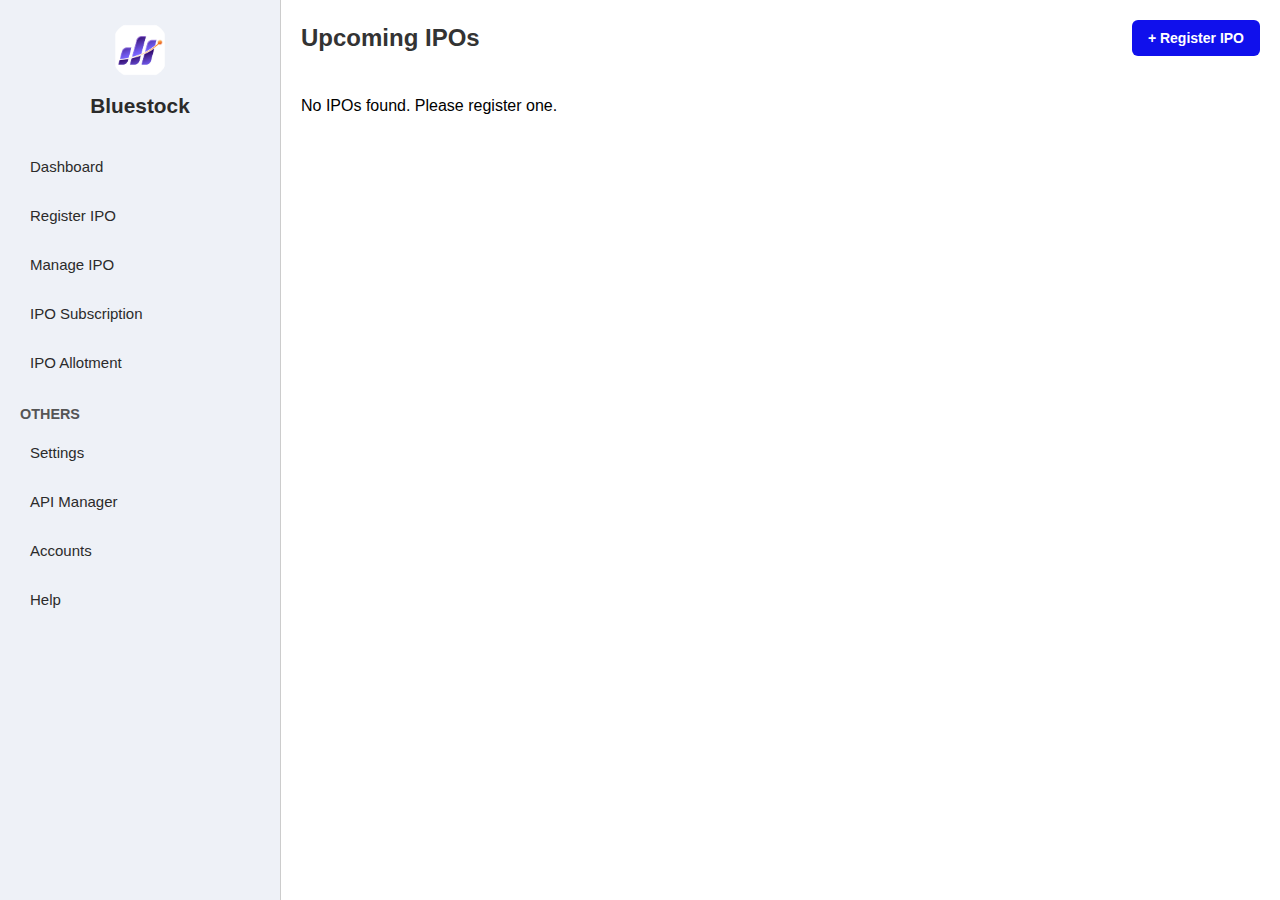
<file: index.html>
<!DOCTYPE html>
<html lang="en">
<head>
  <meta charset="UTF-8" />
  <title>Bluestock IPO Dashboard</title>
  <link rel="stylesheet" href="style.css" />
  <style>
    /* Optional inline styling if not using style.css */
    .main-content {
      padding: 20px;
    }

    .page-header {
      display: flex;
      justify-content: space-between;
      align-items: center;
      margin-bottom: 25px;
    }

    .page-header h1 {
      font-size: 24px;
      margin: 0;
    }

    .register-btn {
      background-color: #1010ec;
      color: #ffffff;
      text-decoration: none;
      padding: 10px 16px;
      border-radius: 6px;
      font-weight: bold;
      font-size: 14px;
      transition: background-color 0.3s ease;
    }

    .register-btn:hover {
      background-color: #218838;
    }

    .ipo-card {
      background: #fff;
      border: 1px solid #d00606;
      padding: 15px;
      margin-bottom: 15px;
      border-radius: 10px;
      display: flex;
      align-items: center;
      gap: 15px;
      box-shadow: 0 2px 5px rgba(0,0,0,0.05);
    }

    .ipo-card img {
      width: 60px;
      height: 60px;
      object-fit: contain;
      border-radius: 50%;
      border: 1px solid #ccc;
      background: #f9f9f9;
    }

    .ipo-card h3 {
      margin: 0;
    }

    .ipo-card small {
      display: block;
      color: gray;
    }
  </style>
</head>
<body>
  <div class="container">
    <!-- Sidebar -->
    <aside class="sidebar">
      <div class="logo">
        <img src="Logo with round.png" alt="Bluestock Logo" />
        <h2>Bluestock</h2>
      </div>
      <nav>
        <ul>
          <li><a class="active" href="index.html">Dashboard</a></li>
          <li><a href="register.html">Register IPO</a></li>
          <li><a href="manage-ipo.html">Manage IPO</a></li>
          <li><a href="ipo-subscription.html">IPO Subscription</a></li>
          <li><a href="ipo-allotment.html">IPO Allotment</a></li>
          <li class="section-title">Others</li>
          <li><a href="settings.html">Settings</a></li>
          <li><a href="api-manager.html">API Manager</a></li>
          <li><a href="accounts.html">Accounts</a></li>
          <li><a href="help.html">Help</a></li>
        </ul>
      </nav>
    </aside>

    <!-- Main Content -->
    <main class="main-content">
      <header class="page-header">
        <h1>Upcoming IPOs</h1>
        <a href="register.html" class="register-btn">+ Register IPO</a>
      </header>

      <div id="ipoList">
        <!-- IPO cards will appear here -->
      </div>
    </main>
  </div>

  <script>
    const ipoList = JSON.parse(localStorage.getItem('ipoData') || '[]');
    const container = document.getElementById('ipoList');

    if (ipoList.length === 0) {
      container.innerHTML = "<p>No IPOs found. Please register one.</p>";
    } else {
      ipoList.forEach(ipo => {
        const div = document.createElement('div');
        div.className = 'ipo-card';
        div.innerHTML = `
          <img src="${ipo.logo}" alt="${ipo.company} Logo" />
          <div>
            <h3>${ipo.company}</h3>
            <small>Open: ${ipo.open_date} | Close: ${ipo.close_date}</small>
            <small>Price Band: ${ipo.price_band} | Status: ${ipo.status}</small>
          </div>
        `;
        container.appendChild(div);
      });
    }
  </script>
</body>
</html>
</file>
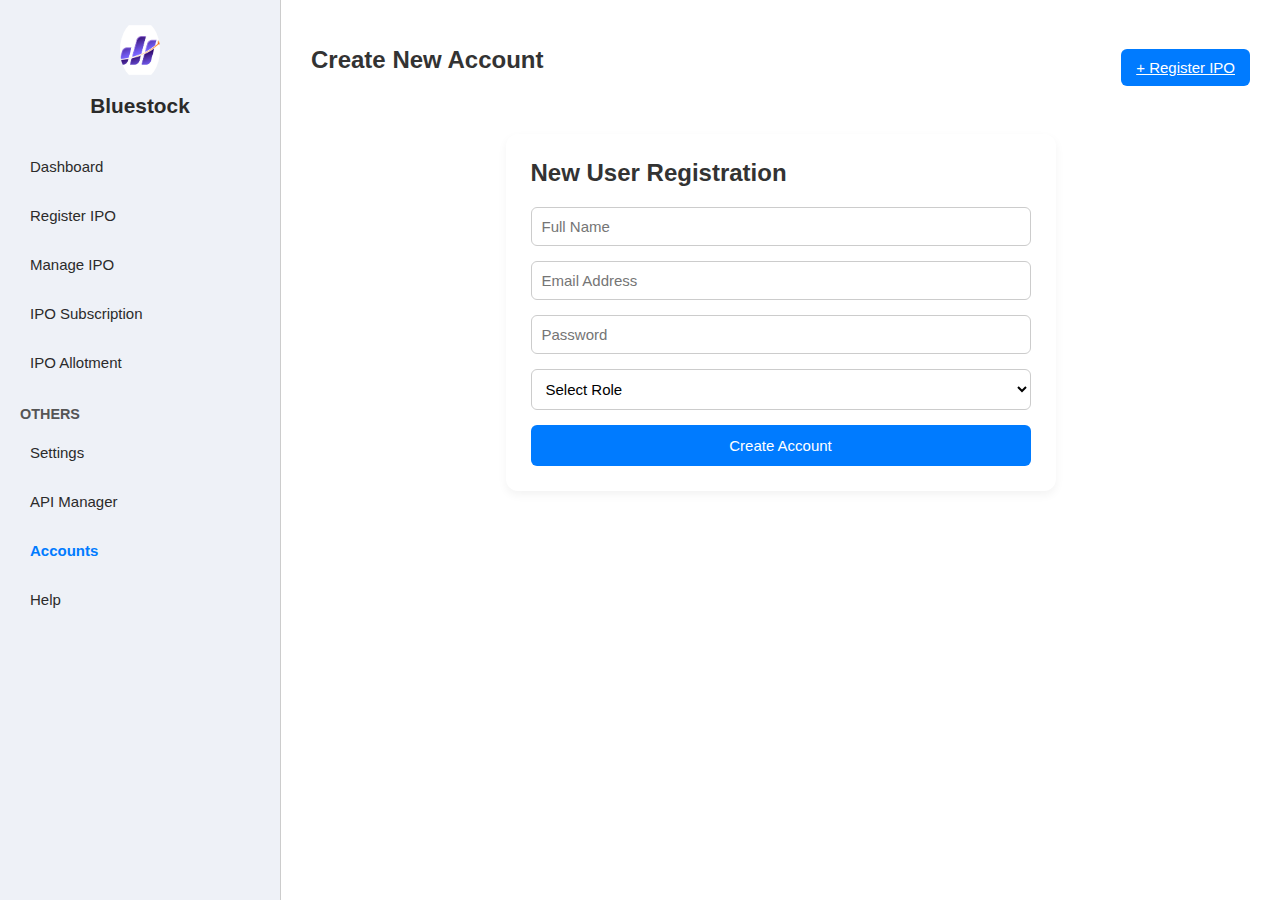
<file: accounts.html>
<!DOCTYPE html>
<html lang="en">
<head>
  <meta charset="UTF-8" />
  <title>Create Account - Bluestock</title>
  <link rel="stylesheet" href="style.css" />
  <style>
    .main-content {
      padding: 30px;
    }

    .page-header {
      display: flex;
      justify-content: space-between;
      align-items: center;
      margin-bottom: 30px;
    }

    .register-container {
      background-color: #fff;
      padding: 25px;
      border-radius: 12px;
      max-width: 500px;
      margin: 0 auto;
      box-shadow: 0 4px 10px rgba(0,0,0,0.05);
    }

    .register-container h2 {
      margin-top: 0;
      font-size: 24px;
      color: #333;
      margin-bottom: 20px;
    }

    input, select {
      padding: 12px;
      margin-bottom: 15px;
      border: 1px solid #ccc;
      border-radius: 6px;
      font-size: 14px;
      width: 100%;
    }

    .submit-btn {
      background-color: #007bff;
      color: white;
      padding: 12px;
      border: none;
      font-size: 15px;
      border-radius: 6px;
      cursor: pointer;
      width: 100%;
    }

    .submit-btn:hover {
      background-color: #0056b3;
    }

    .logo img {
      width: 40px;
    }

    .sidebar .active {
      font-weight: bold;
      color: #007bff;
    }
  </style>
</head>
<body>
  <div class="container">
    <!-- Sidebar -->
    <aside class="sidebar">
      <div class="logo">
        <img src="Logo with round.png" alt="Bluestock Logo" />
        <h2>Bluestock</h2>
      </div>
      <nav>
        <ul>
          <li><a href="index.html">Dashboard</a></li>
          <li><a href="register.html">Register IPO</a></li>
          <li><a href="manage-ipo.html">Manage IPO</a></li>
          <li><a href="ipo-subscription.html">IPO Subscription</a></li>
          <li><a href="ipo-allotment.html">IPO Allotment</a></li>
          <li class="section-title">Others</li>
          <li><a href="settings.html">Settings</a></li>
          <li><a href="api-manager.html">API Manager</a></li>
          <li><a class="active" href="accounts.html">Accounts</a></li>
          <li><a href="help.html">Help</a></li>
        </ul>
      </nav>
    </aside>

    <!-- Main Content -->
    <main class="main-content">
      <div class="page-header">
        <h1>Create New Account</h1>
        <a href="register.html" class="submit-btn" style="width: auto; padding: 10px 15px;">+ Register IPO</a>
      </div>

      <div class="register-container">
        <h2>New User Registration</h2>
        <form id="registerForm">
          <input type="text" id="name" placeholder="Full Name" required />
          <input type="email" id="email" placeholder="Email Address" required />
          <input type="password" id="password" placeholder="Password" required />
          <select id="role" required>
            <option value="">Select Role</option>
            <option value="Investor">Investor</option>
            <option value="Admin">Admin</option>
          </select>
          <button type="submit" class="submit-btn">Create Account</button>
        </form>
      </div>
    </main>
  </div>

  <script>
    document.getElementById("registerForm").addEventListener("submit", function (e) {
      e.preventDefault();

      const user = {
        name: document.getElementById("name").value,
        email: document.getElementById("email").value,
        password: document.getElementById("password").value,
        role: document.getElementById("role").value
      };

      const users = JSON.parse(localStorage.getItem("users") || "[]");

      // Check if user already exists
      const exists = users.some(u => u.email === user.email);
      if (exists) {
        alert("User already exists with this email.");
        return;
      }

      users.push(user);
      localStorage.setItem("users", JSON.stringify(users));
      alert("Account Created Successfully!");

      // Optional: redirect
      window.location.href = "index.html";
    });
  </script>
</body>
</html>
</file>
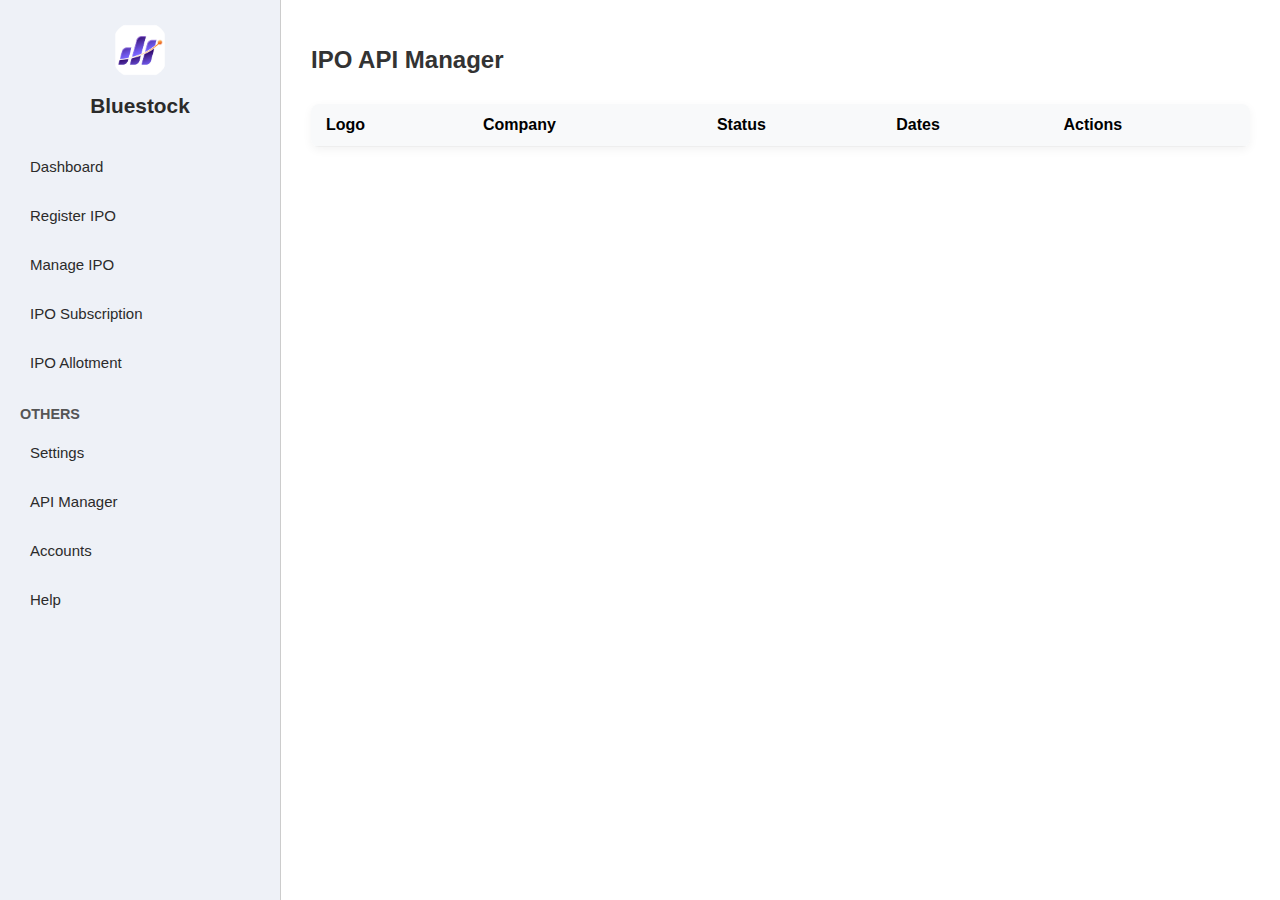
<file: api-manager.html>
<!DOCTYPE html>
<html lang="en">
<head>
  <meta charset="UTF-8" />
  <title>API Manager - Bluestock</title>
  <link rel="stylesheet" href="style.css" />
  <style>
    .main-content {
      padding: 30px;
    }

    .ipo-table {
      width: 100%;
      border-collapse: collapse;
      background: #fff;
      border-radius: 8px;
      overflow: hidden;
      box-shadow: 0 3px 10px rgba(0,0,0,0.05);
    }

    .ipo-table th, .ipo-table td {
      padding: 12px 15px;
      border-bottom: 1px solid #eee;
      text-align: left;
    }

    .ipo-table th {
      background-color: #f8f9fa;
    }

    .ipo-table td img {
      width: 50px;
      height: 50px;
      object-fit: contain;
      border-radius: 4px;
    }

    .action-btn {
      margin-right: 6px;
      padding: 6px 10px;
      font-size: 13px;
      border: none;
      border-radius: 4px;
      cursor: pointer;
    }

    .view-btn { background-color: #17a2b8; color: white; }
    .edit-btn { background-color: #ffc107; color: black; }
    .delete-btn { background-color: #dc3545; color: white; }

    .edit-form {
      margin-top: 20px;
      background: #f8f9fa;
      padding: 20px;
      border-radius: 10px;
      display: none;
    }

    .edit-form input, .edit-form select {
      width: 100%;
      padding: 10px;
      margin-bottom: 12px;
      border: 1px solid #ccc;
      border-radius: 5px;
    }

    .edit-form button {
      background-color: #007bff;
      color: white;
      padding: 10px 15px;
      border: none;
      border-radius: 6px;
      cursor: pointer;
    }
  </style>
</head>
<body>
  <div class="container">
    <!-- Sidebar -->
    <aside class="sidebar">
      <div class="logo">
        <img src="Logo with round.png" alt="Bluestock Logo" />
        <h2>Bluestock</h2>
      </div>
      <nav>
        <ul>
          <li><a href="index.html">Dashboard</a></li>
          <li><a href="register.html">Register IPO</a></li>
          <li><a href="manage-ipo.html">Manage IPO</a></li>
          <li><a href="ipo-subscription.html">IPO Subscription</a></li>
          <li><a href="ipo-allotment.html">IPO Allotment</a></li>
          <li class="section-title">Others</li>
          <li><a href="settings.html">Settings</a></li>
          <li><a class="active" href="api-manager.html">API Manager</a></li>
          <li><a href="accounts.html">Accounts</a></li>
          <li><a href="help.html">Help</a></li>
        </ul>
      </nav>
    </aside>

    <!-- Main Content -->
    <main class="main-content">
      <h1>IPO API Manager</h1>
      <table class="ipo-table" id="ipoTable">
        <thead>
          <tr>
            <th>Logo</th>
            <th>Company</th>
            <th>Status</th>
            <th>Dates</th>
            <th>Actions</th>
          </tr>
        </thead>
        <tbody></tbody>
      </table>

      <!-- Edit IPO Form -->
      <div class="edit-form" id="editForm">
        <h3>Edit IPO</h3>
        <form id="updateIpoForm">
          <input type="hidden" id="editIndex" />
          <input type="text" id="editCompany" placeholder="Company Name" required />
          <input type="text" id="editPrice" placeholder="Price Band" required />
          <input type="date" id="editOpen" required />
          <input type="date" id="editClose" required />
          <input type="text" id="editSize" placeholder="Issue Size" required />
          <input type="text" id="editType" placeholder="Issue Type" required />
          <input type="date" id="editListing" required />
          <select id="editStatus" required>
            <option value="">Select Status</option>
            <option>Ongoing</option>
            <option>Coming</option>
            <option>New Listed</option>
          </select>
          <input type="text" id="editLogo" placeholder="logo filename (e.g. abc.png)" required />
          <button type="submit">Update IPO</button>
        </form>
      </div>
    </main>
  </div>

  <script>
    const ipoData = JSON.parse(localStorage.getItem("ipoData") || "[]");
    const tbody = document.querySelector("#ipoTable tbody");
    const editForm = document.getElementById("editForm");

    function renderIPOs() {
      tbody.innerHTML = "";
      ipoData.forEach((ipo, index) => {
        const row = document.createElement("tr");
        row.innerHTML = `
          <td><img src="${ipo.logo}" alt="Logo" /></td>
          <td>${ipo.company}</td>
          <td>${ipo.status}</td>
          <td>${ipo.open_date} → ${ipo.close_date}</td>
          <td>
            <button class="action-btn view-btn" onclick="alert(JSON.stringify(ipoData[${index}], null, 2))">View</button>
            <button class="action-btn edit-btn" onclick="editIPO(${index})">Edit</button>
            <button class="action-btn delete-btn" onclick="deleteIPO(${index})">Delete</button>
          </td>
        `;
        tbody.appendChild(row);
      });
    }

    function deleteIPO(index) {
      if (confirm("Are you sure you want to delete this IPO?")) {
        ipoData.splice(index, 1);
        localStorage.setItem("ipoData", JSON.stringify(ipoData));
        renderIPOs();
      }
    }

    function editIPO(index) {
      const ipo = ipoData[index];
      document.getElementById("editIndex").value = index;
      document.getElementById("editCompany").value = ipo.company;
      document.getElementById("editPrice").value = ipo.price_band;
      document.getElementById("editOpen").value = ipo.open_date;
      document.getElementById("editClose").value = ipo.close_date;
      document.getElementById("editSize").value = ipo.issue_size;
      document.getElementById("editType").value = ipo.issue_type;
      document.getElementById("editListing").value = ipo.listing_date;
      document.getElementById("editStatus").value = ipo.status;
      document.getElementById("editLogo").value = ipo.logo.replace("assets/", "");
      editForm.style.display = "block";
    }

    document.getElementById("updateIpoForm").addEventListener("submit", function (e) {
      e.preventDefault();
      const index = parseInt(document.getElementById("editIndex").value);
      ipoData[index] = {
        company: document.getElementById("editCompany").value,
        price_band: document.getElementById("editPrice").value,
        open_date: document.getElementById("editOpen").value,
        close_date: document.getElementById("editClose").value,
        issue_size: document.getElementById("editSize").value,
        issue_type: document.getElementById("editType").value,
        listing_date: document.getElementById("editListing").value,
        status: document.getElementById("editStatus").value,
        logo: "assets/" + document.getElementById("editLogo").value,
      };

      localStorage.setItem("ipoData", JSON.stringify(ipoData));
      editForm.style.display = "none";
      renderIPOs();
      alert("IPO updated successfully!");
    });

    renderIPOs();
  </script>
</body>
</html>
</file>
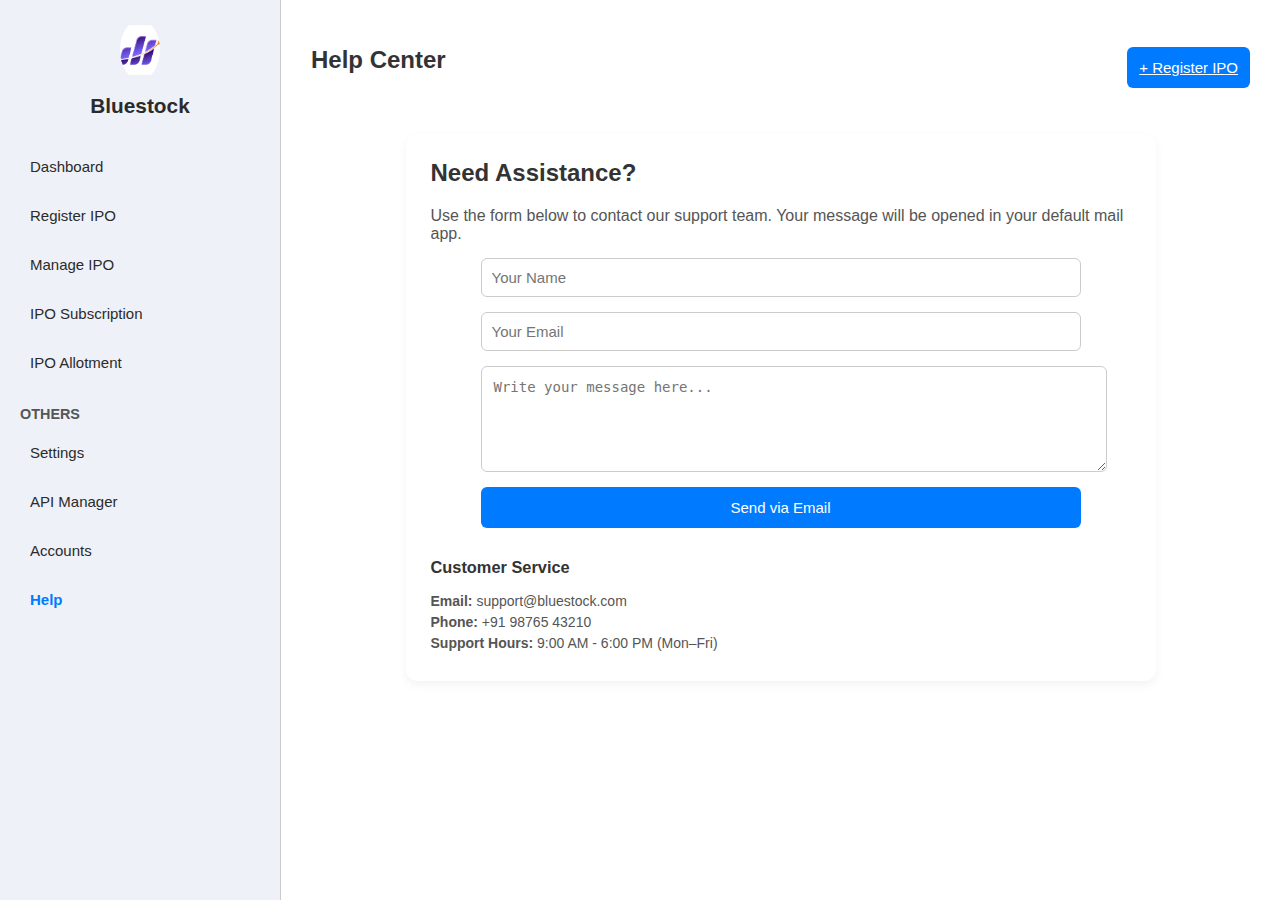
<file: help.html>
<!DOCTYPE html>
<html lang="en">
<head>
  <meta charset="UTF-8" />
  <title>Help Center - Bluestock</title>
  <link rel="stylesheet" href="style.css" />
  <style>
    .main-content {
      padding: 30px;
    }

    .page-header {
      display: flex;
      justify-content: space-between;
      align-items: center;
      margin-bottom: 30px;
    }

    .help-container {
      background-color: #fff;
      padding: 25px;
      border-radius: 12px;
      max-width: 700px;
      margin: 0 auto;
      box-shadow: 0 4px 10px rgba(0,0,0,0.05);
    }

    .help-container h2 {
      margin-top: 0;
      font-size: 24px;
      color: #333;
    }

    .help-container p {
      color: #555;
      margin-bottom: 15px;
    }

    form {
      display: flex;
      flex-direction: column;
    }

    input, textarea {
      padding: 12px;
      margin-bottom: 15px;
      border: 1px solid #ccc;
      border-radius: 6px;
      font-size: 14px;
      width: 100%;
    }

    .submit-btn {
      background-color: #007bff;
      color: white;
      padding: 12px;
      border: none;
      font-size: 15px;
      border-radius: 6px;
      cursor: pointer;
    }

    .submit-btn:hover {
      background-color: #0056b3;
    }

    .contact-info {
      margin-top: 30px;
      font-size: 14px;
      color: #333;
    }

    .contact-info p {
      margin: 5px 0;
    }

    .logo img {
      width: 40px;
    }

    .sidebar .active {
      font-weight: bold;
      color: #007bff;
    }
  </style>
</head>
<body>
  <div class="container">
    <!-- Sidebar -->
    <aside class="sidebar">
      <div class="logo">
        <img src="Logo with round.png" alt="Bluestock Logo" />
        <h2>Bluestock</h2>
      </div>
      <nav>
        <ul>
          <li><a href="index.html">Dashboard</a></li>
          <li><a href="register.html">Register IPO</a></li>
          <li><a href="manage-ipo.html">Manage IPO</a></li>
          <li><a href="ipo-subscription.html">IPO Subscription</a></li>
          <li><a href="ipo-allotment.html">IPO Allotment</a></li>
          <li class="section-title">Others</li>
          <li><a href="settings.html">Settings</a></li>
          <li><a href="api-manager.html">API Manager</a></li>
          <li><a href="accounts.html">Accounts</a></li>
          <li><a class="active" href="help.html">Help</a></li>
        </ul>
      </nav>
    </aside>

    <!-- Main Content -->
    <main class="main-content">
      <div class="page-header">
        <h1>Help Center</h1>
        <a href="register.html" class="submit-btn">+ Register IPO</a>
      </div>

      <div class="help-container">
        <h2>Need Assistance?</h2>
        <p>Use the form below to contact our support team. Your message will be opened in your default mail app.</p>

        <form id="contactForm" onsubmit="return sendMail()">
          <input type="text" id="name" placeholder="Your Name" required />
          <input type="email" id="email" placeholder="Your Email" required />
          <textarea id="message" placeholder="Write your message here..." rows="5" required></textarea>
          <button type="submit" class="submit-btn">Send via Email</button>
        </form>

        <div class="contact-info">
          <h3>Customer Service</h3>
          <p><strong>Email:</strong> support@bluestock.com</p>
          <p><strong>Phone:</strong> +91 98765 43210</p>
          <p><strong>Support Hours:</strong> 9:00 AM - 6:00 PM (Mon–Fri)</p>
        </div>
      </div>
    </main>
  </div>

  <script>
    function sendMail() {
      const name = document.getElementById('name').value.trim();
      const email = document.getElementById('email').value.trim();
      const message = document.getElementById('message').value.trim();

      const subject = encodeURIComponent(`Help Request from ${name}`);
      const body = encodeURIComponent(`Name: ${name}\nEmail: ${email}\n\nMessage:\n${message}`);
      const mailtoLink = `mailto:support@bluestock.com?subject=${subject}&body=${body}`;

      window.location.href = mailtoLink;
      return false; // Prevent default form submission
    }
  </script>
</body>
</html>
</file>
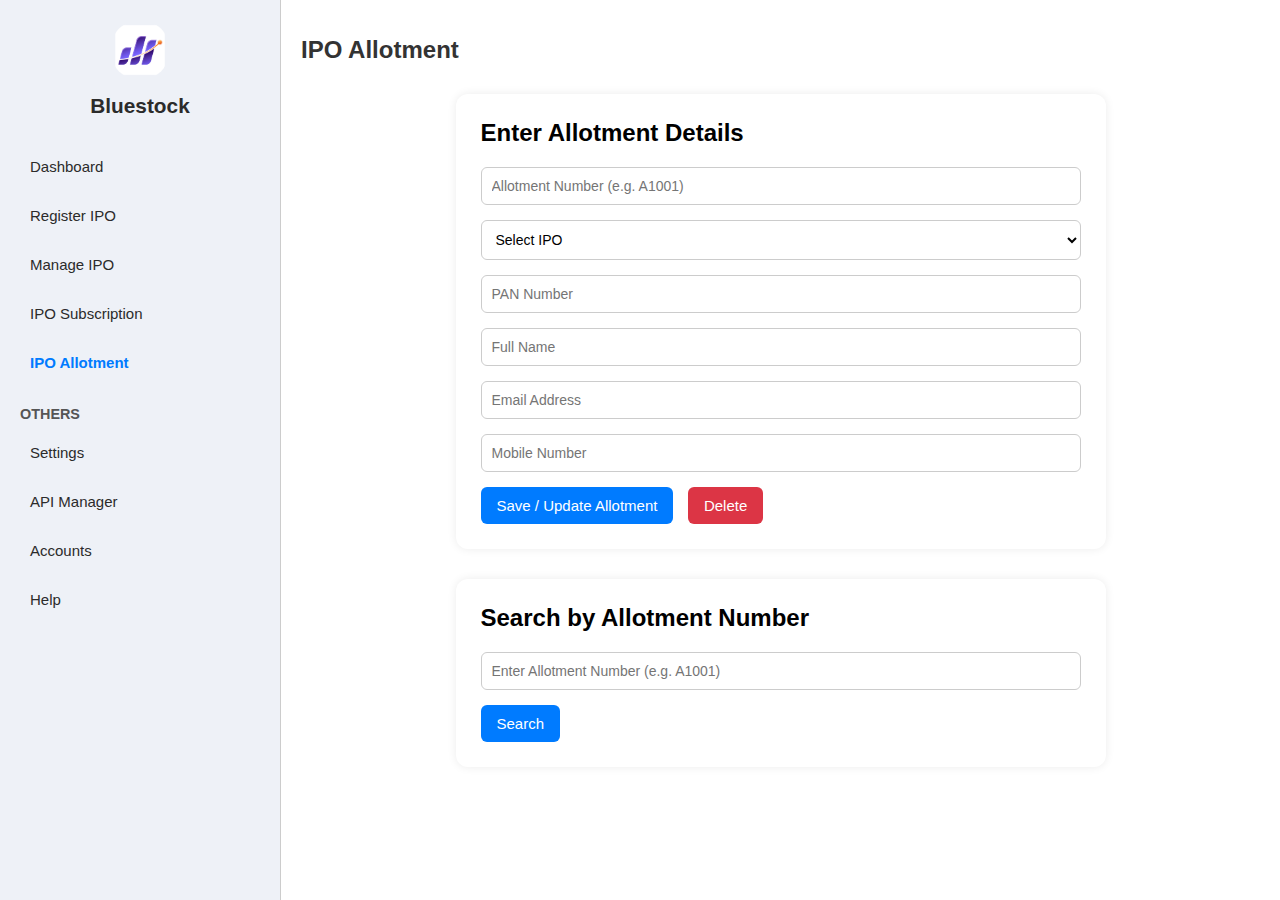
<file: ipo-allotment.html>
<!DOCTYPE html>
<html lang="en">
<head>
  <meta charset="UTF-8" />
  <title>IPO Allotment</title>
  <link rel="stylesheet" href="style.css" />
  <style>
    .main-content {
      padding: 20px;
    }

    .allotment-form, .search-form {
      max-width: 600px;
      background: #fff;
      padding: 25px;
      border-radius: 12px;
      box-shadow: 0 0 10px rgba(0,0,0,0.08);
      margin-bottom: 30px;
    }

    .allotment-form h2, .search-form h2 {
      margin-top: 0;
      margin-bottom: 20px;
    }

    .allotment-form input, .allotment-form select,
    .search-form input {
      width: 100%;
      padding: 10px;
      margin-bottom: 15px;
      border-radius: 6px;
      border: 1px solid #ccc;
      font-size: 14px;
    }

    .submit-btn, .delete-btn {
      background-color: #007bff;
      color: white;
      padding: 10px 16px;
      border: none;
      font-size: 15px;
      border-radius: 6px;
      cursor: pointer;
      margin-right: 10px;
    }

    .submit-btn:hover {
      background-color: #0056b3;
    }

    .delete-btn {
      background-color: #dc3545;
    }

    .delete-btn:hover {
      background-color: #c82333;
    }

    .allotment-info {
      background: #f8f8f8;
      padding: 15px;
      border-radius: 10px;
      margin-top: 20px;
    }

    .allotment-info p {
      margin: 8px 0;
    }

    .sidebar .active {
      font-weight: bold;
      color: #007bff;
    }
  </style>
</head>
<body>
  <div class="container">
    <!-- Sidebar -->
    <aside class="sidebar">
      <div class="logo">
        <img src="Logo with round.png" alt="Bluestock Logo" />
        <h2>Bluestock</h2>
      </div>
      <nav>
        <ul>
          <li><a href="index.html">Dashboard</a></li>
          <li><a href="register.html">Register IPO</a></li>
          <li><a href="manage-ipo.html">Manage IPO</a></li>
          <li><a href="ipo-subscription.html">IPO Subscription</a></li>
          <li><a class="active" href="ipo-allotment.html">IPO Allotment</a></li>
          <li class="section-title">Others</li>
          <li><a href="settings.html">Settings</a></li>
          <li><a href="api-manager.html">API Manager</a></li>
          <li><a href="accounts.html">Accounts</a></li>
          <li><a href="help.html">Help</a></li>
        </ul>
      </nav>
    </aside>

    <!-- Main Content -->
    <main class="main-content">
      <h1>IPO Allotment</h1>

      <form class="allotment-form" id="allotmentForm">
        <h2>Enter Allotment Details</h2>
        <input type="text" id="allotmentNo" placeholder="Allotment Number (e.g. A1001)" required />
        <select id="ipoName" required>
          <option value="">Select IPO</option>
        </select>
        <input type="text" id="pan" placeholder="PAN Number" required />
        <input type="text" id="name" placeholder="Full Name" required />
        <input type="email" id="email" placeholder="Email Address" required />
        <input type="tel" id="mobile" placeholder="Mobile Number" required />
        <button type="submit" class="submit-btn">Save / Update Allotment</button>
        <button type="button" class="delete-btn" onclick="deleteAllotment()">Delete</button>
      </form>

      <form class="search-form" onsubmit="searchAllotment(event)">
        <h2>Search by Allotment Number</h2>
        <input type="text" id="searchAllotmentNo" placeholder="Enter Allotment Number (e.g. A1001)" required />
        <button type="submit" class="submit-btn">Search</button>
      </form>

      <div id="allotmentDetails" class="allotment-info" style="display:none;"></div>
    </main>
  </div>

  <script>
    // Load IPOs from localStorage
    const ipoList = JSON.parse(localStorage.getItem('ipoData') || "[]");
    const ipoSelect = document.getElementById('ipoName');
    ipoList.forEach(ipo => {
      const opt = document.createElement('option');
      opt.value = ipo.company;
      opt.textContent = ipo.company;
      ipoSelect.appendChild(opt);
    });

    const form = document.getElementById('allotmentForm');

    form.addEventListener('submit', function (e) {
      e.preventDefault();

      const allotment = {
        allotmentNo: document.getElementById('allotmentNo').value.trim(),
        ipo: document.getElementById('ipoName').value,
        pan: document.getElementById('pan').value,
        name: document.getElementById('name').value,
        email: document.getElementById('email').value,
        mobile: document.getElementById('mobile').value
      };

      let allotments = JSON.parse(localStorage.getItem('allotments') || "[]");

      // Check if exists
      const existingIndex = allotments.findIndex(a => a.allotmentNo === allotment.allotmentNo);
      if (existingIndex !== -1) {
        allotments[existingIndex] = allotment;
        alert("Allotment Updated!");
      } else {
        allotments.push(allotment);
        alert("Allotment Saved!");
      }

      localStorage.setItem('allotments', JSON.stringify(allotments));
      form.reset();
    });

    function searchAllotment(e) {
      e.preventDefault();
      const number = document.getElementById('searchAllotmentNo').value.trim();
      const allotments = JSON.parse(localStorage.getItem('allotments') || "[]");
      const result = allotments.find(a => a.allotmentNo === number);

      const detailsDiv = document.getElementById('allotmentDetails');
      if (result) {
        detailsDiv.style.display = "block";
        detailsDiv.innerHTML = `
          <p><strong>Allotment No:</strong> ${result.allotmentNo}</p>
          <p><strong>IPO:</strong> ${result.ipo}</p>
          <p><strong>Name:</strong> ${result.name}</p>
          <p><strong>PAN:</strong> ${result.pan}</p>
          <p><strong>Email:</strong> ${result.email}</p>
          <p><strong>Mobile:</strong> ${result.mobile}</p>
        `;
        // Autofill form
        document.getElementById('allotmentNo').value = result.allotmentNo;
        document.getElementById('ipoName').value = result.ipo;
        document.getElementById('pan').value = result.pan;
        document.getElementById('name').value = result.name;
        document.getElementById('email').value = result.email;
        document.getElementById('mobile').value = result.mobile;
      } else {
        detailsDiv.style.display = "block";
        detailsDiv.innerHTML = `<p style="color:red">No allotment found for number: ${number}</p>`;
      }
    }

    function deleteAllotment() {
      const number = document.getElementById('allotmentNo').value.trim();
      if (!number) {
        alert("Please enter Allotment Number to delete.");
        return;
      }

      let allotments = JSON.parse(localStorage.getItem('allotments') || "[]");
      const newList = allotments.filter(a => a.allotmentNo !== number);

      if (newList.length === allotments.length) {
        alert("No record found to delete.");
      } else {
        localStorage.setItem('allotments', JSON.stringify(newList));
        alert("Allotment deleted.");
        form.reset();
        document.getElementById('allotmentDetails').style.display = "none";
      }
    }
  </script>
</body>
</html>
</file>
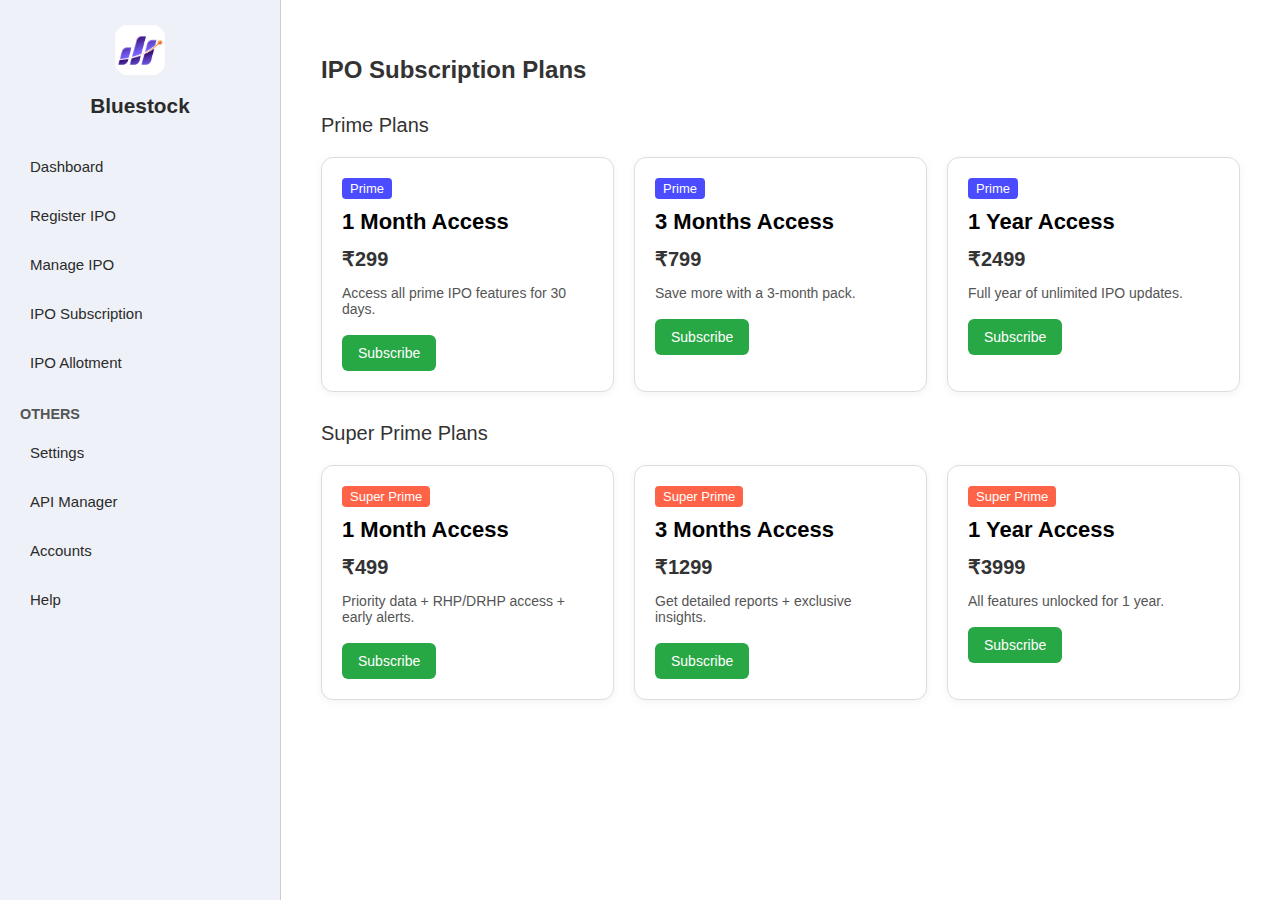
<file: ipo-subscription.html>
<!DOCTYPE html>
<html lang="en">
<head>
  <meta charset="UTF-8" />
  <title>IPO Subscription Plans</title>
  <link rel="stylesheet" href="style.css" />
  <style>
    .subscription-container {
      display: grid;
      grid-template-columns: repeat(auto-fit, minmax(260px, 1fr));
      gap: 20px;
    }

    .plan-card {
      background: white;
      border-radius: 12px;
      border: 1px solid #ddd;
      padding: 20px;
      box-shadow: 0 2px 8px rgba(0,0,0,0.05);
      transition: transform 0.2s ease-in-out;
    }

    .plan-card:hover {
      transform: translateY(-5px);
      box-shadow: 0 4px 12px rgba(0,0,0,0.1);
    }

    .plan-title {
      font-size: 22px;
      font-weight: 600;
      margin-bottom: 10px;
    }

    .plan-type {
      background: #4b4bff;
      color: white;
      font-size: 13px;
      padding: 3px 8px;
      border-radius: 4px;
      display: inline-block;
      margin-bottom: 10px;
    }

    .super-prime {
      background: #ff6347;
    }

    .price {
      font-size: 20px;
      color: #333;
      font-weight: bold;
      margin: 12px 0;
    }

    .subscribe-btn {
      background-color: #28a745;
      color: white;
      border: none;
      padding: 10px 16px;
      border-radius: 6px;
      font-size: 14px;
      text-decoration: none;
      display: inline-block;
      text-align: center;
      margin-top: 10px;
    }

    .subscribe-btn:hover {
      background-color: #218838;
    }

    .plan-duration {
      font-size: 14px;
      color: #555;
      margin-bottom: 8px;
    }

    .plan-section-title {
      margin: 30px 0 20px;
      font-size: 20px;
      color: #333;
      font-weight: 500;
    }
  </style>
</head>
<body>
  <div class="container">
    <!-- Sidebar -->
    <aside class="sidebar">
      <div class="logo">
        <img src="Logo with round.png" alt="Bluestock Logo" />
        <h2>Bluestock</h2>
      </div>
      <nav>
        <ul>
          <li><a href="index.html">Dashboard</a></li>
          <li><a href="register.html">Register IPO</a></li>
          <li><a href="manage-ipo.html">Manage IPO</a></li>
          <li><a href="ipo-subscription.html" class="active">IPO Subscription</a></li>
          <li><a href="ipo-allotment.html">IPO Allotment</a></li>
          <li class="section-title">Others</li>
          <li><a href="settings.html">Settings</a></li>
          <li><a href="api-manager.html">API Manager</a></li>
          <li><a href="accounts.html">Accounts</a></li>
          <li><a href="help.html">Help</a></li>
        </ul>
      </nav>
    </aside>

    <!-- Main Content -->
    <main class="main-content">
      <h1>IPO Subscription Plans</h1>

      <h2 class="plan-section-title">Prime Plans</h2>
      <div class="subscription-container">
        <div class="plan-card">
          <div class="plan-type">Prime</div>
          <div class="plan-title">1 Month Access</div>
          <div class="price">₹299</div>
          <p class="plan-duration">Access all prime IPO features for 30 days.</p>
          <a href="payment.html?plan=Prime 1 Month&price=299" class="subscribe-btn">Subscribe</a>
        </div>

        <div class="plan-card">
          <div class="plan-type">Prime</div>
          <div class="plan-title">3 Months Access</div>
          <div class="price">₹799</div>
          <p class="plan-duration">Save more with a 3-month pack.</p>
          <a href="payment.html?plan=Prime 3 Months&price=799" class="subscribe-btn">Subscribe</a>
        </div>

        <div class="plan-card">
          <div class="plan-type">Prime</div>
          <div class="plan-title">1 Year Access</div>
          <div class="price">₹2499</div>
          <p class="plan-duration">Full year of unlimited IPO updates.</p>
          <a href="payment.html?plan=Prime 1 Year&price=2499" class="subscribe-btn">Subscribe</a>
        </div>
      </div>

      <h2 class="plan-section-title">Super Prime Plans</h2>
      <div class="subscription-container">
        <div class="plan-card">
          <div class="plan-type super-prime">Super Prime</div>
          <div class="plan-title">1 Month Access</div>
          <div class="price">₹499</div>
          <p class="plan-duration">Priority data + RHP/DRHP access + early alerts.</p>
          <a href="payment.html?plan=Super Prime 1 Month&price=499" class="subscribe-btn">Subscribe</a>
        </div>

        <div class="plan-card">
          <div class="plan-type super-prime">Super Prime</div>
          <div class="plan-title">3 Months Access</div>
          <div class="price">₹1299</div>
          <p class="plan-duration">Get detailed reports + exclusive insights.</p>
          <a href="payment.html?plan=Super Prime 3 Months&price=1299" class="subscribe-btn">Subscribe</a>
        </div>

        <div class="plan-card">
          <div class="plan-type super-prime">Super Prime</div>
          <div class="plan-title">1 Year Access</div>
          <div class="price">₹3999</div>
          <p class="plan-duration">All features unlocked for 1 year.</p>
          <a href="payment.html?plan=Super Prime 1 Year&price=3999" class="subscribe-btn">Subscribe</a>
        </div>
      </div>
    </main>
  </div>
</body>
</html>
</file>
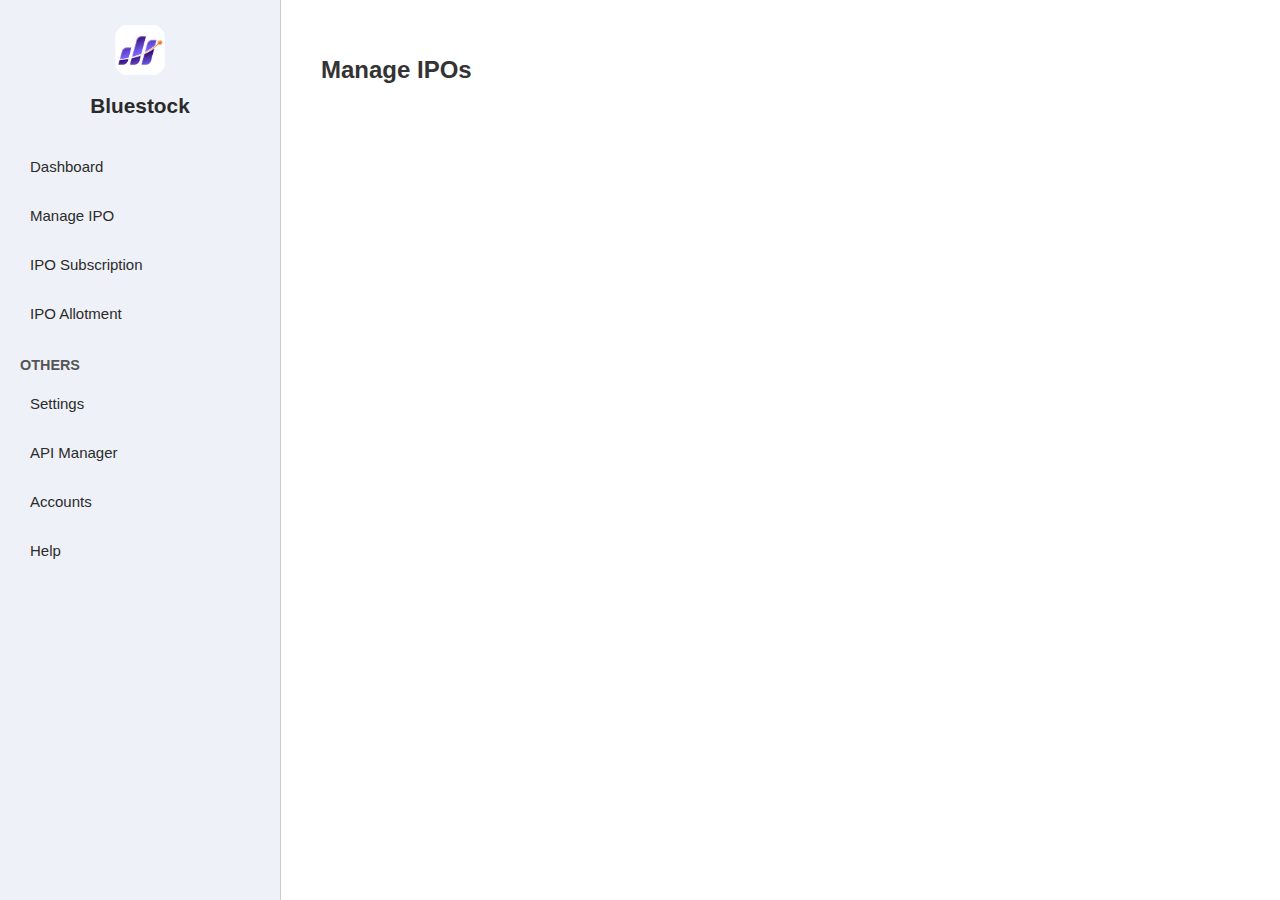
<file: manage-ipo.html>
<!DOCTYPE html>
<html lang="en">
<head>
  <meta charset="UTF-8" />
  <title>Manage IPO</title>
  <link rel="stylesheet" href="style.css" />
</head>
<body>
  <div class="container">
    <!-- Sidebar -->
    <aside class="sidebar">
      <div class="logo">
        <img src="Logo with round.png" alt="Bluestock Logo" />
        <h2>Bluestock</h2>
      </div>
      <nav>
        <ul>
          <li><a href="index.html">Dashboard</a></li>
          <li><a href="manage-ipo.html">Manage IPO</a></li>
          <li><a href="ipo-subscription.html">IPO Subscription</a></li>
          <li><a href="ipo-allotment.html">IPO Allotment</a></li>
          <li class="section-title">Others</li>
          <li><a href="settings.html">Settings</a></li>
          <li><a href="api-manager.html">API Manager</a></li>
          <li><a href="accounts.html">Accounts</a></li>
          <li><a href="help.html">Help</a></li>
        </ul>
      </nav>
    </aside>

    <!-- Main Content -->
    <main class="main-content">
      <h1>Manage IPOs</h1>
      <div id="ipoList"></div>
    </main>
  </div>

  <!-- Hidden Edit Form Modal -->
  <div id="editModal" class="modal" style="display:none;">
    <div class="modal-content">
      <h3>Edit IPO</h3>
      <form id="editForm">
        <input type="text" id="editCompany" required />
        <input type="text" id="editPrice" required />
        <input type="date" id="editOpen" required />
        <input type="date" id="editClose" required />
        <input type="text" id="editSize" required />
        <input type="text" id="editType" required />
        <input type="date" id="editListing" required />
        <select id="editStatus" required>
          <option value="">Select Status</option>
          <option>Ongoing</option>
          <option>Coming</option>
          <option>New Listed</option>
        </select>
        <input type="text" id="editLogo" required />
        <button type="submit">Save</button>
        <button type="button" onclick="closeModal()">Cancel</button>
      </form>
    </div>
  </div>

  <script>
    let currentEditIndex = null;

    function loadIPOs() {
      const ipoData = JSON.parse(localStorage.getItem('ipoData') || "[]");
      const container = document.getElementById("ipoList");
      container.innerHTML = "";

      ipoData.forEach((ipo, index) => {
        const div = document.createElement("div");
        div.className = "ipo-card";
        div.innerHTML = `
          <img src="${ipo.logo}" alt="Logo" class="preview-logo" />
          <h3>${ipo.company}</h3>
          <p>Price Band: ${ipo.price_band}</p>
          <p>Open: ${ipo.open_date}</p>
          <p>Close: ${ipo.close_date}</p>
          <p>Issue Size: ${ipo.issue_size}</p>
          <p>Type: ${ipo.issue_type}</p>
          <p>Listing: ${ipo.listing_date}</p>
          <p>Status: ${ipo.status}</p>
          <button onclick="editIPO(${index})">Edit</button>
          <button onclick="deleteIPO(${index})">Delete</button>
        `;
        container.appendChild(div);
      });
    }

    function editIPO(index) {
      const ipoData = JSON.parse(localStorage.getItem('ipoData'));
      const ipo = ipoData[index];
      currentEditIndex = index;

      document.getElementById('editCompany').value = ipo.company;
      document.getElementById('editPrice').value = ipo.price_band;
      document.getElementById('editOpen').value = ipo.open_date;
      document.getElementById('editClose').value = ipo.close_date;
      document.getElementById('editSize').value = ipo.issue_size;
      document.getElementById('editType').value = ipo.issue_type;
      document.getElementById('editListing').value = ipo.listing_date;
      document.getElementById('editStatus').value = ipo.status;
      document.getElementById('editLogo').value = ipo.logo;

      document.getElementById('editModal').style.display = 'block';
    }

    function closeModal() {
      document.getElementById('editModal').style.display = 'none';
    }

    document.getElementById('editForm').addEventListener('submit', function (e) {
      e.preventDefault();
      const ipoData = JSON.parse(localStorage.getItem('ipoData'));

      ipoData[currentEditIndex] = {
        company: document.getElementById('editCompany').value,
        price_band: document.getElementById('editPrice').value,
        open_date: document.getElementById('editOpen').value,
        close_date: document.getElementById('editClose').value,
        issue_size: document.getElementById('editSize').value,
        issue_type: document.getElementById('editType').value,
        listing_date: document.getElementById('editListing').value,
        status: document.getElementById('editStatus').value,
        logo: document.getElementById('editLogo').value
      };

      localStorage.setItem('ipoData', JSON.stringify(ipoData));
      closeModal();
      loadIPOs();
    });

    function deleteIPO(index) {
      const ipoData = JSON.parse(localStorage.getItem('ipoData'));
      if (confirm("Are you sure you want to delete this IPO?")) {
        ipoData.splice(index, 1);
        localStorage.setItem('ipoData', JSON.stringify(ipoData));
        loadIPOs();
      }
    }

    // On page load
    loadIPOs();
  </script>
</body>
</html>
</file>
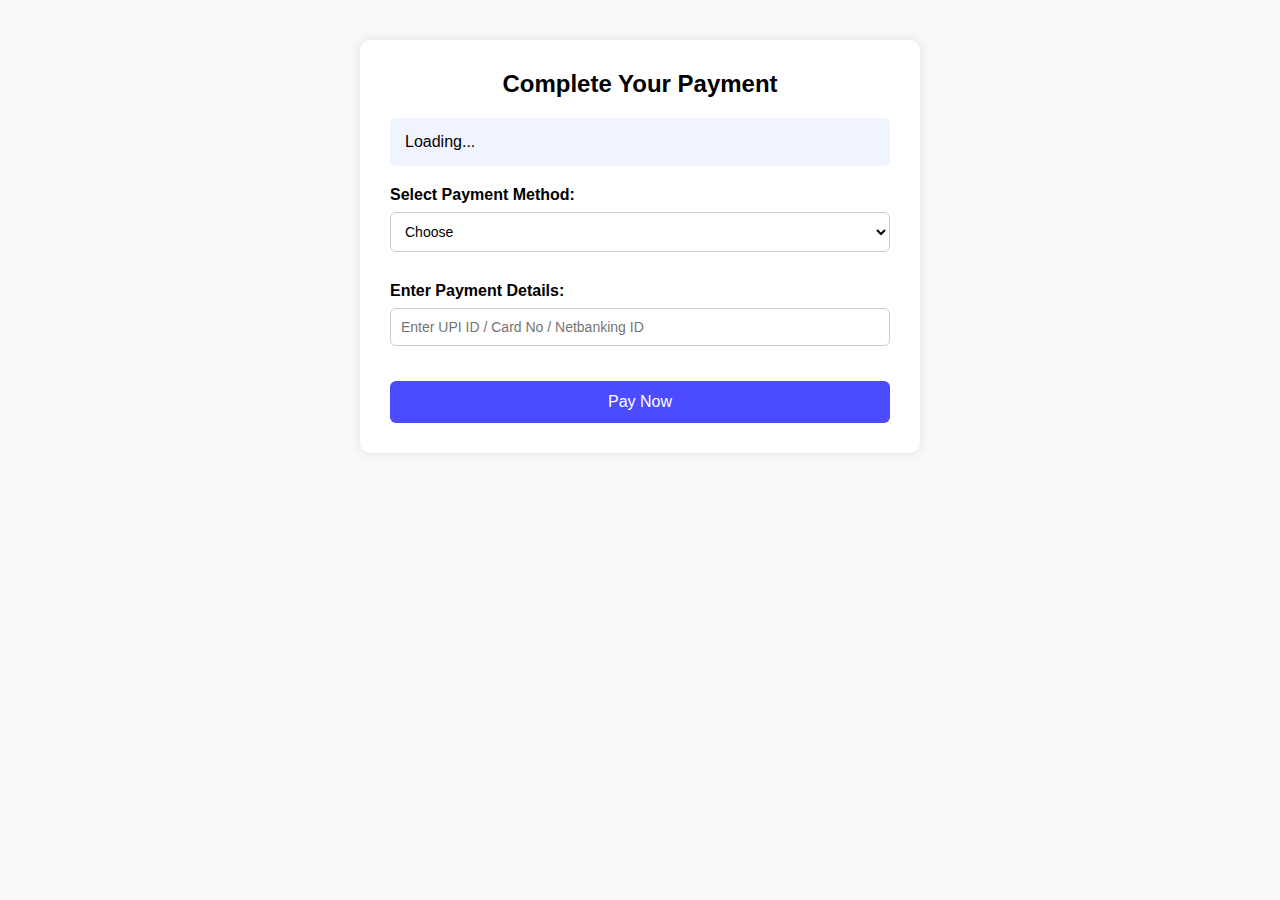
<file: payment.html>
<!DOCTYPE html>
<html lang="en">
<head>
  <meta charset="UTF-8" />
  <title>Payment - IPO Subscription</title>
  <link rel="stylesheet" href="style.css" />
  <style>
    .payment-container {
      max-width: 500px;
      margin: 40px auto;
      background: #fff;
      padding: 30px;
      border-radius: 10px;
      box-shadow: 0 0 12px rgba(0,0,0,0.1);
    }

    .payment-container h2 {
      margin-top: 0;
      font-size: 24px;
      margin-bottom: 20px;
      text-align: center;
    }

    .plan-summary {
      background: #f0f4ff;
      padding: 15px;
      border-radius: 6px;
      margin-bottom: 20px;
      font-size: 16px;
    }

    .payment-methods label {
      display: block;
      margin: 15px 0 8px;
      font-weight: bold;
    }

    .payment-methods input[type="text"],
    .payment-methods select {
      width: 100%;
      padding: 10px;
      border: 1px solid #ccc;
      border-radius: 6px;
      font-size: 14px;
    }

    .pay-btn {
      margin-top: 20px;
      width: 100%;
      background-color: #4b4bff;
      color: white;
      border: none;
      padding: 12px;
      border-radius: 6px;
      font-size: 16px;
      cursor: pointer;
    }

    .pay-btn:hover {
      background-color: #3737cc;
    }
  </style>
</head>
<body>
  <div class="payment-container">
    <h2>Complete Your Payment</h2>
    <div class="plan-summary" id="planDetails">Loading...</div>

    <form id="paymentForm" class="payment-methods">
      <label for="method">Select Payment Method:</label>
      <select id="method" required>
        <option value="">Choose</option>
        <option value="UPI">UPI (PhonePe, GPay, Paytm)</option>
        <option value="NetBanking">Net Banking</option>
        <option value="Card">Debit/Credit Card</option>
      </select>

      <label for="details">Enter Payment Details:</label>
      <input type="text" id="details" placeholder="Enter UPI ID / Card No / Netbanking ID" required />

      <button type="submit" class="pay-btn">Pay Now</button>
    </form>
  </div>

  <script>
    // Load plan details from URL
    const urlParams = new URLSearchParams(window.location.search);
    const plan = urlParams.get('plan');
    const price = urlParams.get('price');

    if (plan && price) {
      document.getElementById('planDetails').textContent = `${plan} Plan - ₹${price}`;
    }

    document.getElementById('paymentForm').addEventListener('submit', function(e) {
      e.preventDefault();
      const method = document.getElementById('method').value;
      const details = document.getElementById('details').value;

      if (method && details) {
        alert(`Payment of ₹${price} for ${plan} completed via ${method}`);
        window.location.href = "index.html";
      } else {
        alert("Please complete all fields.");
      }
    });
  </script>
</body>
</html>
</file>
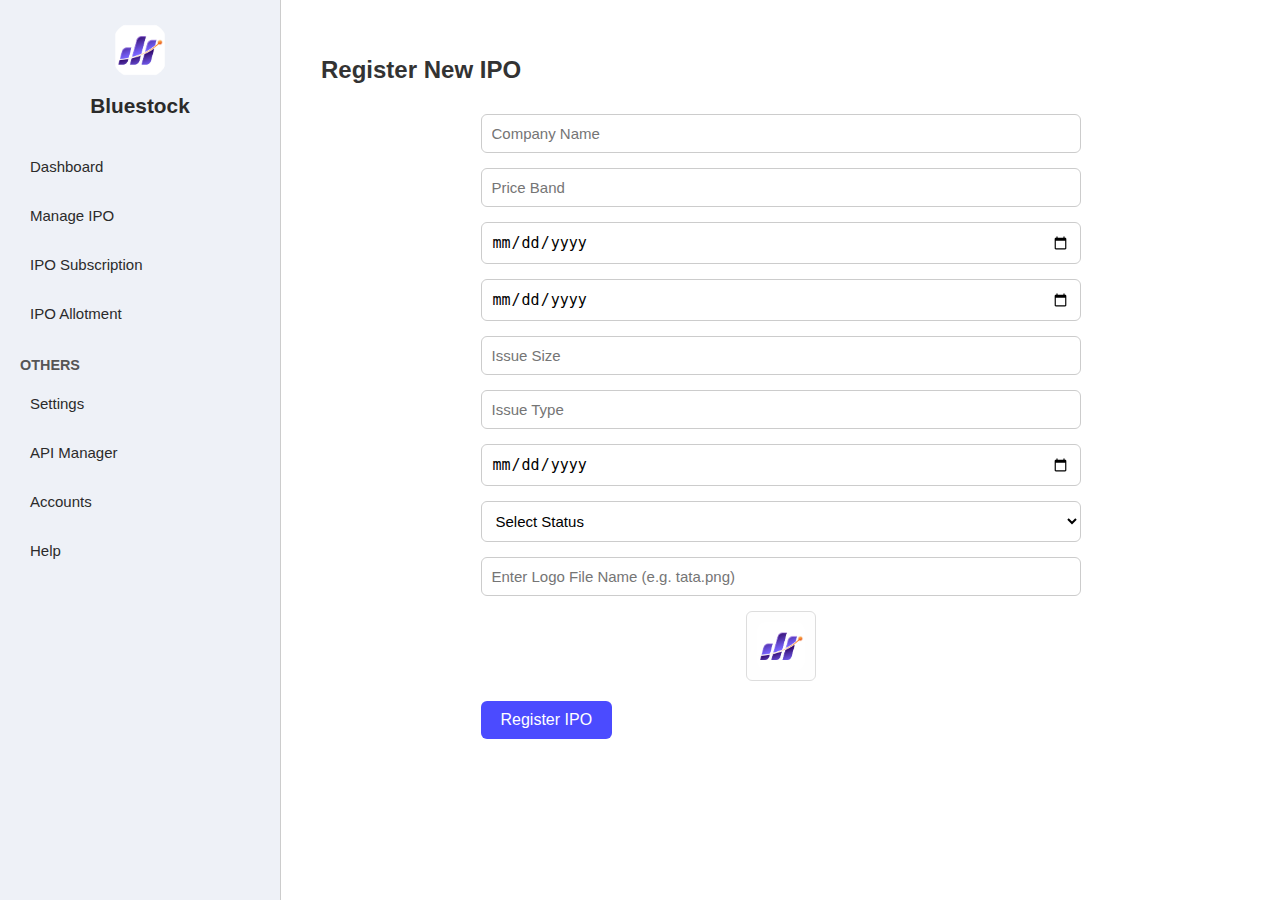
<file: register.html>
<!DOCTYPE html>
<html lang="en">
<head>
  <meta charset="UTF-8" />
  <title>Register IPO</title>
  <link rel="stylesheet" href="style.css" />
</head>
<body>
  <div class="container">
    <!-- Sidebar Menu -->
    <aside class="sidebar">
      <div class="logo">
        <img src="Logo with round.png" alt="Bluestock Logo" />
        <h2>Bluestock</h2>
      </div>
      <nav>
        <ul>
          <li><a href="index.html">Dashboard</a></li>
          <li><a href="manage-ipo.html">Manage IPO</a></li>
          <li><a href="ipo-subscription.html">IPO Subscription</a></li>
          <li><a href="ipo-allotment.html">IPO Allotment</a></li>
          <li class="section-title">Others</li>
          <li><a href="settings.html">Settings</a></li>
          <li><a href="api-manager.html">API Manager</a></li>
          <li><a href="accounts.html">Accounts</a></li>
          <li><a href="help.html">Help</a></li>
        </ul>
      </nav>
    </aside>

    <!-- Main Form Area -->
    <main class="main-content">
      <h1>Register New IPO</h1>
      <form id="ipoForm">
        <input type="text" placeholder="Company Name" id="company" required />
        <input type="text" placeholder="Price Band" id="price" required />
        <input type="date" placeholder="Open Date" id="open" required />
        <input type="date" placeholder="Close Date" id="close" required />
        <input type="text" placeholder="Issue Size" id="size" required />
        <input type="text" placeholder="Issue Type" id="type" required />
        <input type="date" placeholder="Listing Date" id="listing" required />
        <select id="status" required>
          <option value="">Select Status</option>
          <option>Ongoing</option>
          <option>Coming</option>
          <option>New Listed</option>
        </select>

        <!-- ✅ Logo Input -->
        <input type="text" placeholder="Enter Logo File Name (e.g. tata.png)" id="logo" required />
        <img id="logoPreview" src="Logo with round.png" alt="Logo Preview" class="preview-logo" />
        

        <button type="submit">Register IPO</button>
      </form>
    </main>
  </div>

  <script>
    // Live preview the logo
    document.getElementById('logo').addEventListener('input', function () {
      const filename = this.value.trim();
      const preview = document.getElementById('logoPreview');

      if (filename) {
        preview.src = filename; // No assets/ prefix needed
      } else {
        preview.src = "Logo with round.png"; // Default logo
      }
    });

    // Handle form submit
    document.getElementById('ipoForm').addEventListener('submit', function (e) {
      e.preventDefault();

      const ipo = {
        company: document.getElementById('company').value,
        price_band: document.getElementById('price').value,
        open_date: document.getElementById('open').value,
        close_date: document.getElementById('close').value,
        issue_size: document.getElementById('size').value,
        issue_type: document.getElementById('type').value,
        listing_date: document.getElementById('listing').value,
        status: document.getElementById('status').value,
        logo: document.getElementById('logo').value.trim() // use as-is
      };

      const ipoData = JSON.parse(localStorage.getItem('ipoData') || "[]");
      ipoData.push(ipo);
      localStorage.setItem('ipoData', JSON.stringify(ipoData));

      alert("IPO Registered!");
      location.href = "index.html";
    });
  </script>
</body>
</html>
</file>
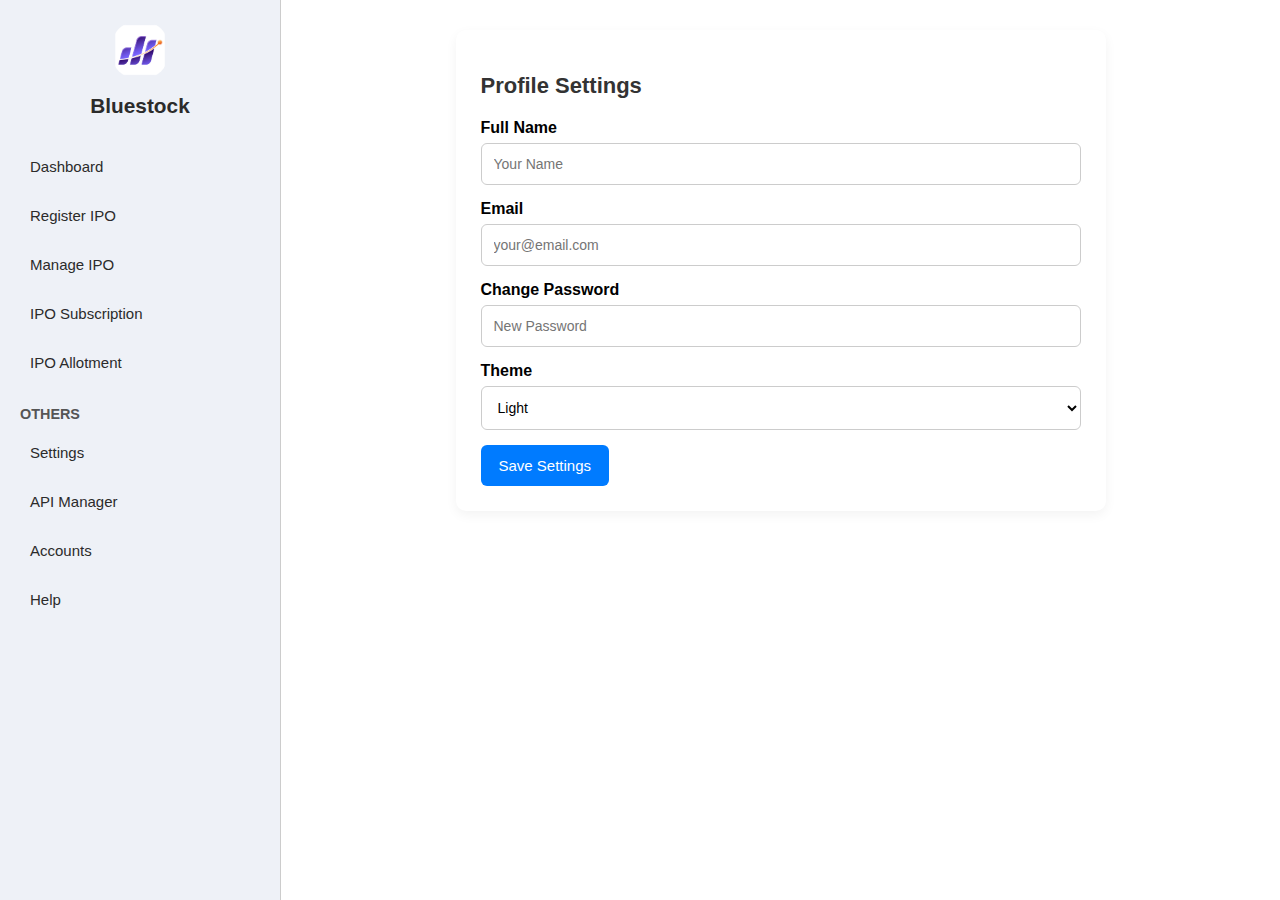
<file: settings.html>
<!DOCTYPE html>
<html lang="en">
<head>
  <meta charset="UTF-8" />
  <title>Settings - Bluestock</title>
  <link rel="stylesheet" href="style.css" />
  <style>
    .main-content {
      padding: 30px;
    }

    .settings-section {
      background: #fff;
      padding: 25px;
      border-radius: 10px;
      max-width: 600px;
      margin: auto;
      box-shadow: 0 4px 12px rgba(0,0,0,0.05);
    }

    .settings-section h2 {
      font-size: 22px;
      margin-bottom: 20px;
      color: #333;
    }

    .settings-section label {
      display: block;
      margin-bottom: 6px;
      font-weight: bold;
    }

    .settings-section input, .settings-section select {
      width: 100%;
      padding: 12px;
      margin-bottom: 15px;
      border-radius: 6px;
      border: 1px solid #ccc;
      font-size: 14px;
    }

    .settings-section button {
      background-color: #007bff;
      color: #fff;
      padding: 12px 18px;
      border: none;
      font-size: 15px;
      border-radius: 6px;
      cursor: pointer;
    }

    .settings-section button:hover {
      background-color: #0056b3;
    }
  </style>
</head>
<body>
  <div class="container">
    <!-- Sidebar -->
    <aside class="sidebar">
      <div class="logo">
        <img src="Logo with round.png" alt="Bluestock Logo" />
        <h2>Bluestock</h2>
      </div>
      <nav>
        <ul>
          <li><a href="index.html">Dashboard</a></li>
          <li><a href="register.html">Register IPO</a></li>
          <li><a href="manage-ipo.html">Manage IPO</a></li>
          <li><a href="ipo-subscription.html">IPO Subscription</a></li>
          <li><a href="ipo-allotment.html">IPO Allotment</a></li>
          <li class="section-title">Others</li>
          <li><a class="active" href="settings.html">Settings</a></li>
          <li><a href="api-manager.html">API Manager</a></li>
          <li><a href="accounts.html">Accounts</a></li>
          <li><a href="help.html">Help</a></li>
        </ul>
      </nav>
    </aside>

    <!-- Main Content -->
    <main class="main-content">
      <div class="settings-section">
        <h2>Profile Settings</h2>
        <form id="settingsForm">
          <label for="username">Full Name</label>
          <input type="text" id="username" placeholder="Your Name" required />

          <label for="email">Email</label>
          <input type="email" id="email" placeholder="your@email.com" required />

          <label for="password">Change Password</label>
          <input type="password" id="password" placeholder="New Password" />

          <label for="theme">Theme</label>
          <select id="theme">
            <option value="light">Light</option>
            <option value="dark">Dark</option>
          </select>

          <button type="submit">Save Settings</button>
        </form>
      </div>
    </main>
  </div>

  <script>
    const form = document.getElementById("settingsForm");

    // Load saved settings
    window.onload = () => {
      const settings = JSON.parse(localStorage.getItem("userSettings") || "{}");
      if (settings.name) document.getElementById("username").value = settings.name;
      if (settings.email) document.getElementById("email").value = settings.email;
      if (settings.theme) document.getElementById("theme").value = settings.theme;
    };

    form.addEventListener("submit", (e) => {
      e.preventDefault();
      const settings = {
        name: document.getElementById("username").value,
        email: document.getElementById("email").value,
        password: document.getElementById("password").value,
        theme: document.getElementById("theme").value
      };
      localStorage.setItem("userSettings", JSON.stringify(settings));
      alert("Settings saved successfully!");
    });
  </script>
</body>
</html>
</file>
<file: style.css>
/* Reset & Base */
body {
  margin: 0;
  font-family: 'Segoe UI', sans-serif;
  background-color: #f8f9fb;
}

.container {
  display: flex;
  height: 100vh;
}

/* Sidebar */
.sidebar {
  width: 240px;
  background-color: #eef1f7;
  padding: 20px;
  border-right: 1px solid #ccc;
  box-shadow: 2px 0 5px rgba(0,0,0,0.05);
}

.logo {
  text-align: center;
  margin-bottom: 30px;
}

.logo img {
  width: 60px;
  height: 60px;
  object-fit: cover;
  border-radius: 50%;
  margin-bottom: 10px;
}

.logo h2 {
  margin: 0;
  font-size: 1.3rem;
  color: #2b2b2b;
}

.sidebar nav ul {
  list-style: none;
  padding: 0;
}

.sidebar nav ul li {
  margin-bottom: 12px;
}

.sidebar nav ul li.section-title {
  font-weight: bold;
  color: #555;
  margin-top: 25px;
  font-size: 0.9rem;
  text-transform: uppercase;
}

.sidebar nav ul li a {
  text-decoration: none;
  color: #2b2b2b;
  padding: 10px;
  display: block;
  border-radius: 5px;
  font-size: 15px;
}

.sidebar nav ul li a:hover {
  background-color: #dbe4f1;
}

/* Main Content */
.main-content {
  flex: 1;
  padding: 40px;
  overflow-y: auto;
  background-color: #fff;
}

.main-content h1 {
  margin-bottom: 30px;
  font-size: 24px;
  color: #333;
}

form {
  max-width: 600px;
  margin: 0 auto;
}

form input,
form select {
  width: 100%;
  padding: 10px;
  margin-bottom: 15px;
  font-size: 15px;
  border: 1px solid #ccc;
  border-radius: 6px;
  box-sizing: border-box;
  background-color: #fff;
}

form button {
  padding: 10px 20px;
  background-color: #4b4bff;
  color: white;
  border: none;
  cursor: pointer;
  border-radius: 6px;
  font-size: 16px;
}

form button:hover {
  background-color: #3a3acc;
}

/* ✅ Smaller logo preview */
.preview-logo {
  display: block;
  width: 60px;
  height: 60px;
  object-fit: contain;
  margin: 0 auto 20px auto;
  border: 1px solid #ddd;
  padding: 4px;
  border-radius: 6px;
  background-color: #fefefe;
}

/* IPO Card Display for Manage Page */
#ipoList {
  display: flex;
  flex-direction: column;
  gap: 20px;
}

.ipo-card {
  border: 1px solid #ccc;
  padding: 15px 20px;
  border-radius: 10px;
  background: #f9f9f9;
  max-width: 600px;
  box-shadow: 0 2px 5px rgba(0,0,0,0.05);
}

.ipo-card img {
  width: 50px;
  height: 50px;
  object-fit: contain;
  margin-bottom: 10px;
}

.ipo-card h3 {
  margin: 0 0 10px;
}

.ipo-card p {
  margin: 2px 0;
  font-size: 14px;
}

.ipo-card button {
  margin-right: 10px;
  margin-top: 10px;
  padding: 6px 12px;
  font-size: 14px;
  background-color: #0077cc;
  border: none;
  color: white;
  border-radius: 4px;
  cursor: pointer;
}

.ipo-card button:hover {
  background-color: #005fa3;
}

/* Modal */
.modal {
  position: fixed;
  top: 0;
  left: 0;
  background: rgba(0,0,0,0.4);
  width: 100%;
  height: 100%;
  z-index: 999;
  display: flex;
  justify-content: center;
  align-items: center;
}

.modal-content {
  background: white;
  padding: 30px;
  border-radius: 10px;
  width: 400px;
  box-shadow: 0 4px 10px rgba(0,0,0,0.1);
}

.modal-content h3 {
  margin-top: 0;
}

.modal-content input,
.modal-content select {
  width: 100%;
  margin-bottom: 10px;
  padding: 8px;
  font-size: 14px;
  border-radius: 5px;
  border: 1px solid #ccc;
}

.modal-content button {
  margin-right: 10px;
  padding: 8px 16px;
  background-color: #4b4bff;
  border: none;
  color: white;
  border-radius: 5px;
  font-size: 14px;
  cursor: pointer;
}

.modal-content button:hover {
  background-color: #3737cc;
}
</file>
